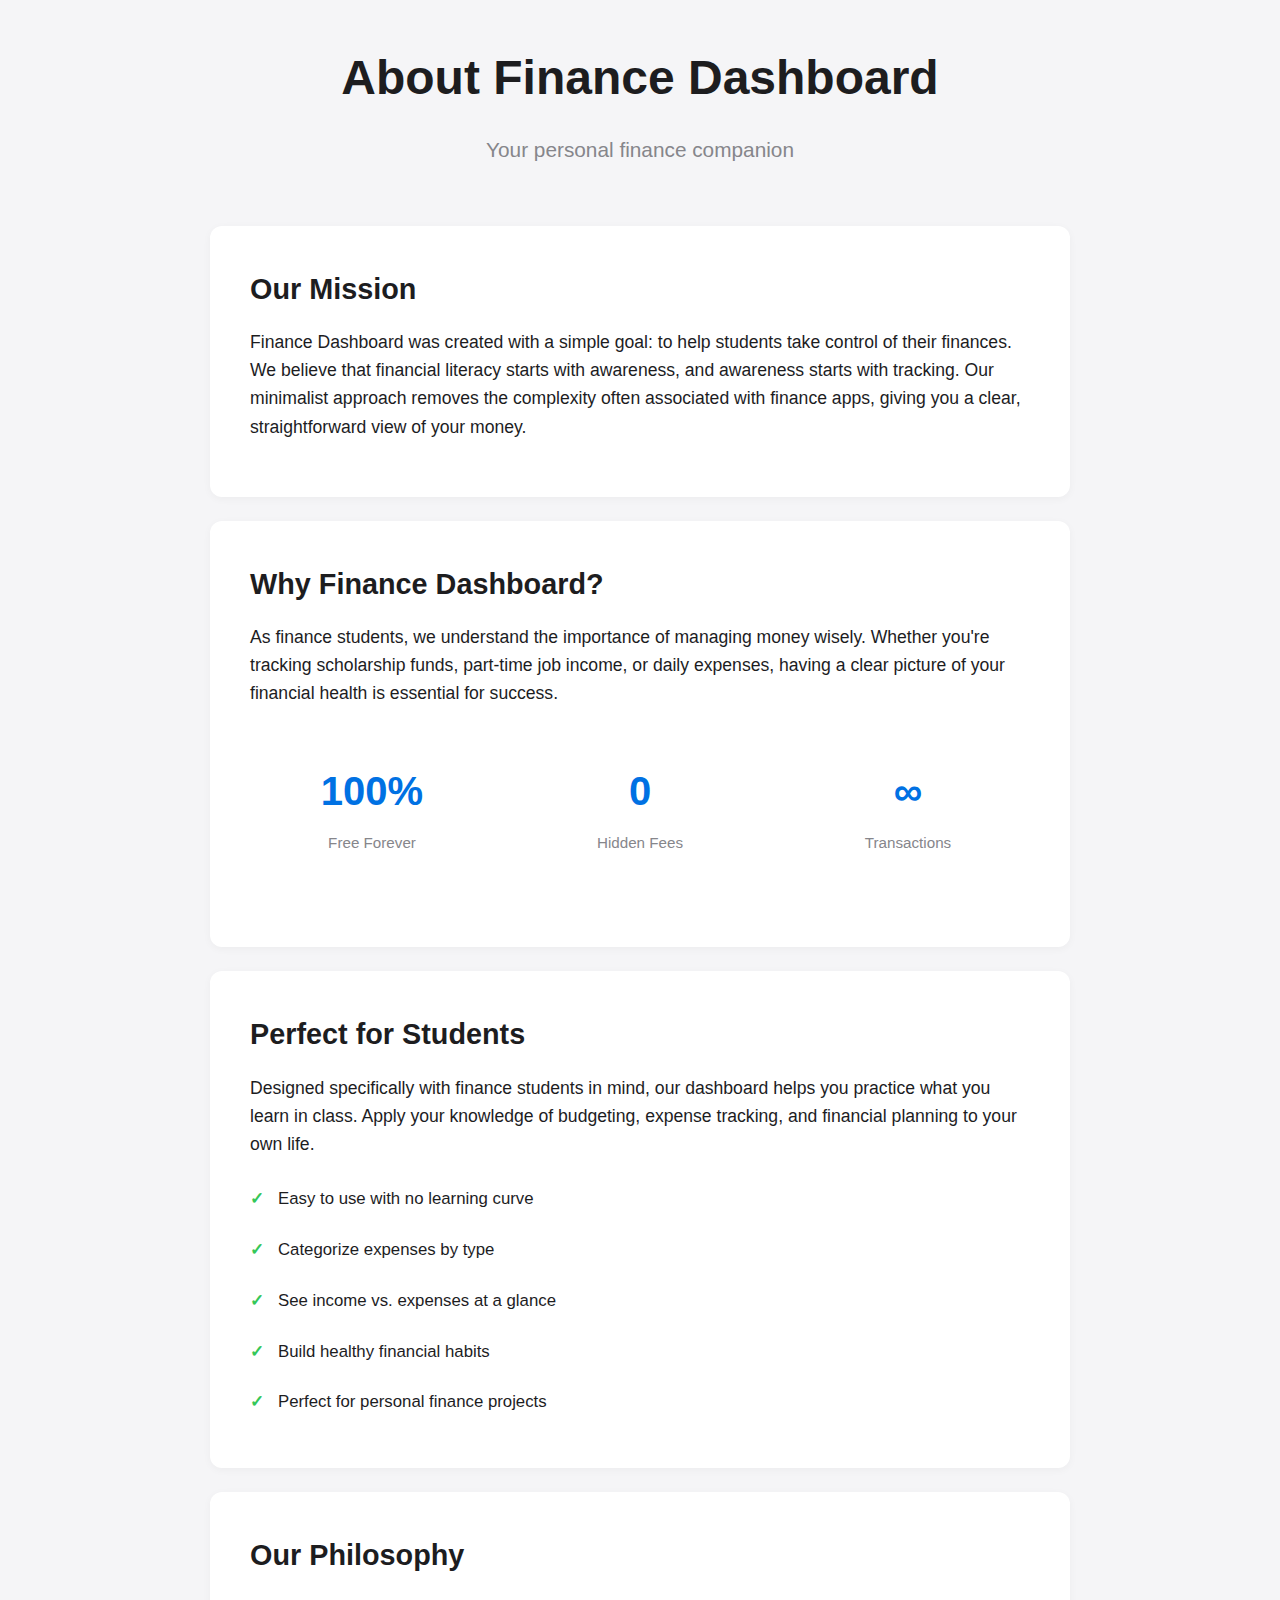
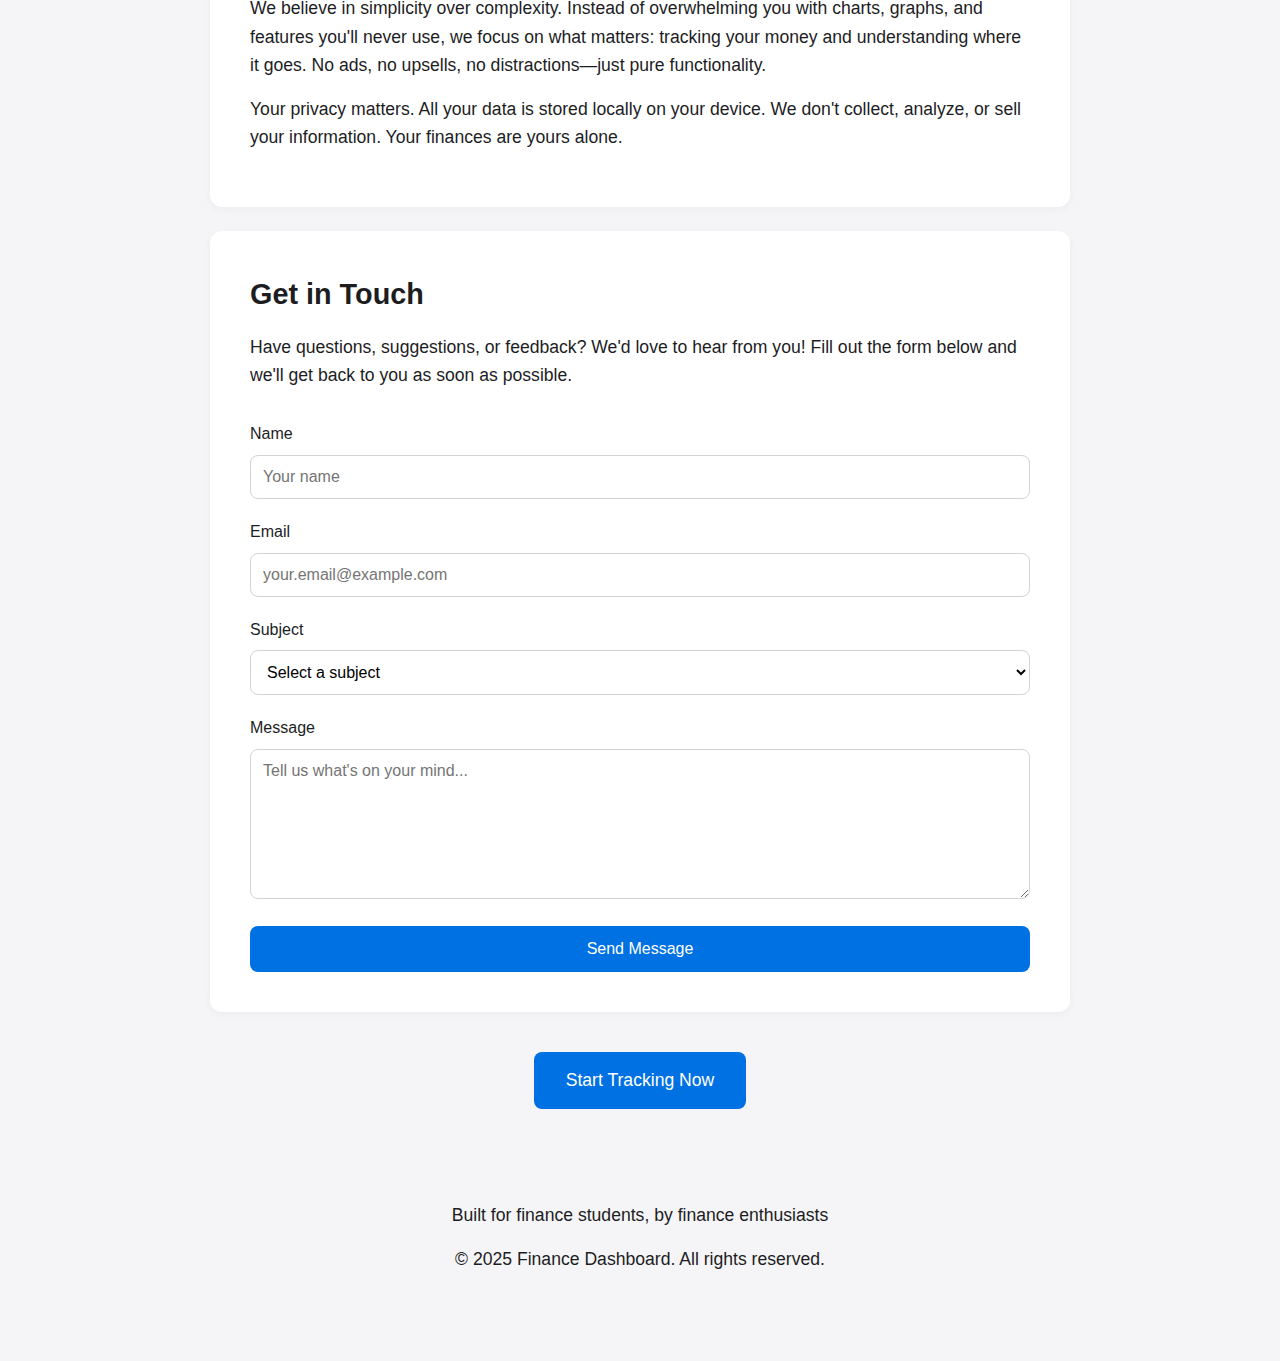
<file: index.html>
<!DOCTYPE html>
<html lang="en">
  <head>
    <meta charset="UTF-8" />
    <meta name="viewport" content="width=device-width, initial-scale=1.0" />
    <title>About - Finance Dashboard</title>
    <link rel="stylesheet" href="about_us.css" />
  </head>
  <body>
    <div class="container">
      <header>
        <h1>About Finance Dashboard</h1>
        <p class="subtitle">Your personal finance companion</p>
      </header>

      <div class="card">
        <h2>Our Mission</h2>
        <p>
          Finance Dashboard was created with a simple goal: to help students
          take control of their finances. We believe that financial literacy
          starts with awareness, and awareness starts with tracking. Our
          minimalist approach removes the complexity often associated with
          finance apps, giving you a clear, straightforward view of your money.
        </p>
      </div>

      <div class="card">
        <h2>Why Finance Dashboard?</h2>
        <p>
          As finance students, we understand the importance of managing money
          wisely. Whether you're tracking scholarship funds, part-time job
          income, or daily expenses, having a clear picture of your financial
          health is essential for success.
        </p>

        <div class="stats">
          <div class="stat-item">
            <div class="stat-number">100%</div>
            <div class="stat-label">Free Forever</div>
          </div>
          <div class="stat-item">
            <div class="stat-number">0</div>
            <div class="stat-label">Hidden Fees</div>
          </div>
          <div class="stat-item">
            <div class="stat-number">∞</div>
            <div class="stat-label">Transactions</div>
          </div>
        </div>
      </div>

      <div class="card">
        <h2>Perfect for Students</h2>
        <p>
          Designed specifically with finance students in mind, our dashboard
          helps you practice what you learn in class. Apply your knowledge of
          budgeting, expense tracking, and financial planning to your own life.
        </p>
        <ul>
          <li>Easy to use with no learning curve</li>
          <li>Categorize expenses by type</li>
          <li>See income vs. expenses at a glance</li>
          <li>Build healthy financial habits</li>
          <li>Perfect for personal finance projects</li>
        </ul>
      </div>

      <div class="card">
        <h2>Our Philosophy</h2>
        <p>
          We believe in simplicity over complexity. Instead of overwhelming you
          with charts, graphs, and features you'll never use, we focus on what
          matters: tracking your money and understanding where it goes. No ads,
          no upsells, no distractions—just pure functionality.
        </p>
        <p>
          Your privacy matters. All your data is stored locally on your device.
          We don't collect, analyze, or sell your information. Your finances are
          yours alone.
        </p>
      </div>

      <div class="card">
        <h2>Get in Touch</h2>
        <p>
          Have questions, suggestions, or feedback? We'd love to hear from you!
          Fill out the form below and we'll get back to you as soon as possible.
        </p>

        <form id="contactForm" style="margin-top: 32px">
          <div style="margin-bottom: 20px">
            <label
              for="name"
              style="display: block; margin-bottom: 8px; font-weight: 500"
              >Name</label
            >
            <input
              type="text"
              id="name"
              placeholder="Your name"
              required
              style="
                width: 100%;
                padding: 12px;
                border: 1px solid #d2d2d7;
                border-radius: 8px;
                font-size: 1rem;
              "
            />
            <span
              class="error-message"
              id="nameError"
              style="
                color: #ff3b30;
                font-size: 0.85rem;
                margin-top: 4px;
                display: none;
              "
              >Name must be at least 2 characters</span
            >
          </div>

          <div style="margin-bottom: 20px">
            <label
              for="email"
              style="display: block; margin-bottom: 8px; font-weight: 500"
              >Email</label
            >
            <input
              type="email"
              id="email"
              placeholder="your.email@example.com"
              required
              style="
                width: 100%;
                padding: 12px;
                border: 1px solid #d2d2d7;
                border-radius: 8px;
                font-size: 1rem;
              "
            />
            <span
              class="error-message"
              id="emailError"
              style="
                color: #ff3b30;
                font-size: 0.85rem;
                margin-top: 4px;
                display: none;
              "
              >Please enter a valid email address</span
            >
          </div>

          <div style="margin-bottom: 20px">
            <label
              for="subject"
              style="display: block; margin-bottom: 8px; font-weight: 500"
              >Subject</label
            >
            <select
              id="subject"
              required
              style="
                width: 100%;
                padding: 12px;
                border: 1px solid #d2d2d7;
                border-radius: 8px;
                font-size: 1rem;
                background: white;
              "
            >
              <option value="">Select a subject</option>
              <option value="general">General Inquiry</option>
              <option value="support">Technical Support</option>
              <option value="feedback">Feedback</option>
              <option value="feature">Feature Request</option>
              <option value="bug">Bug Report</option>
            </select>
          </div>

          <div style="margin-bottom: 20px">
            <label
              for="message"
              style="display: block; margin-bottom: 8px; font-weight: 500"
              >Message</label
            >
            <textarea
              id="message"
              placeholder="Tell us what's on your mind..."
              required
              style="
                width: 100%;
                padding: 12px;
                border: 1px solid #d2d2d7;
                border-radius: 8px;
                font-size: 1rem;
                min-height: 150px;
                resize: vertical;
                font-family: inherit;
              "
            ></textarea>
            <span
              class="error-message"
              id="messageError"
              style="
                color: #ff3b30;
                font-size: 0.85rem;
                margin-top: 4px;
                display: none;
              "
              >Message must be at least 10 characters</span
            >
          </div>

          <button
            type="submit"
            style="
              width: 100%;
              padding: 14px;
              background: #0071e3;
              color: white;
              border: none;
              border-radius: 8px;
              font-size: 1rem;
              font-weight: 500;
              cursor: pointer;
              transition: background 0.2s;
            "
          >
            Send Message
          </button>

          <div
            id="successMessage"
            style="
              display: none;
              margin-top: 16px;
              padding: 16px;
              background: #d1f4e0;
              color: #1d7a3f;
              border-radius: 8px;
              text-align: center;
            "
          >
            ✓ Thank you! Your message has been sent successfully.
          </div>
        </form>
      </div>

      <div class="cta">
        <a href="dashboard.html" class="btn">Start Tracking Now</a>
      </div>

      <footer>
        <p>Built for finance students, by finance enthusiasts</p>
        <p>© 2025 Finance Dashboard. All rights reserved.</p>
      </footer>
    </div>
    <script src="about_us.js"></script>
  </body>
</html>
</file>
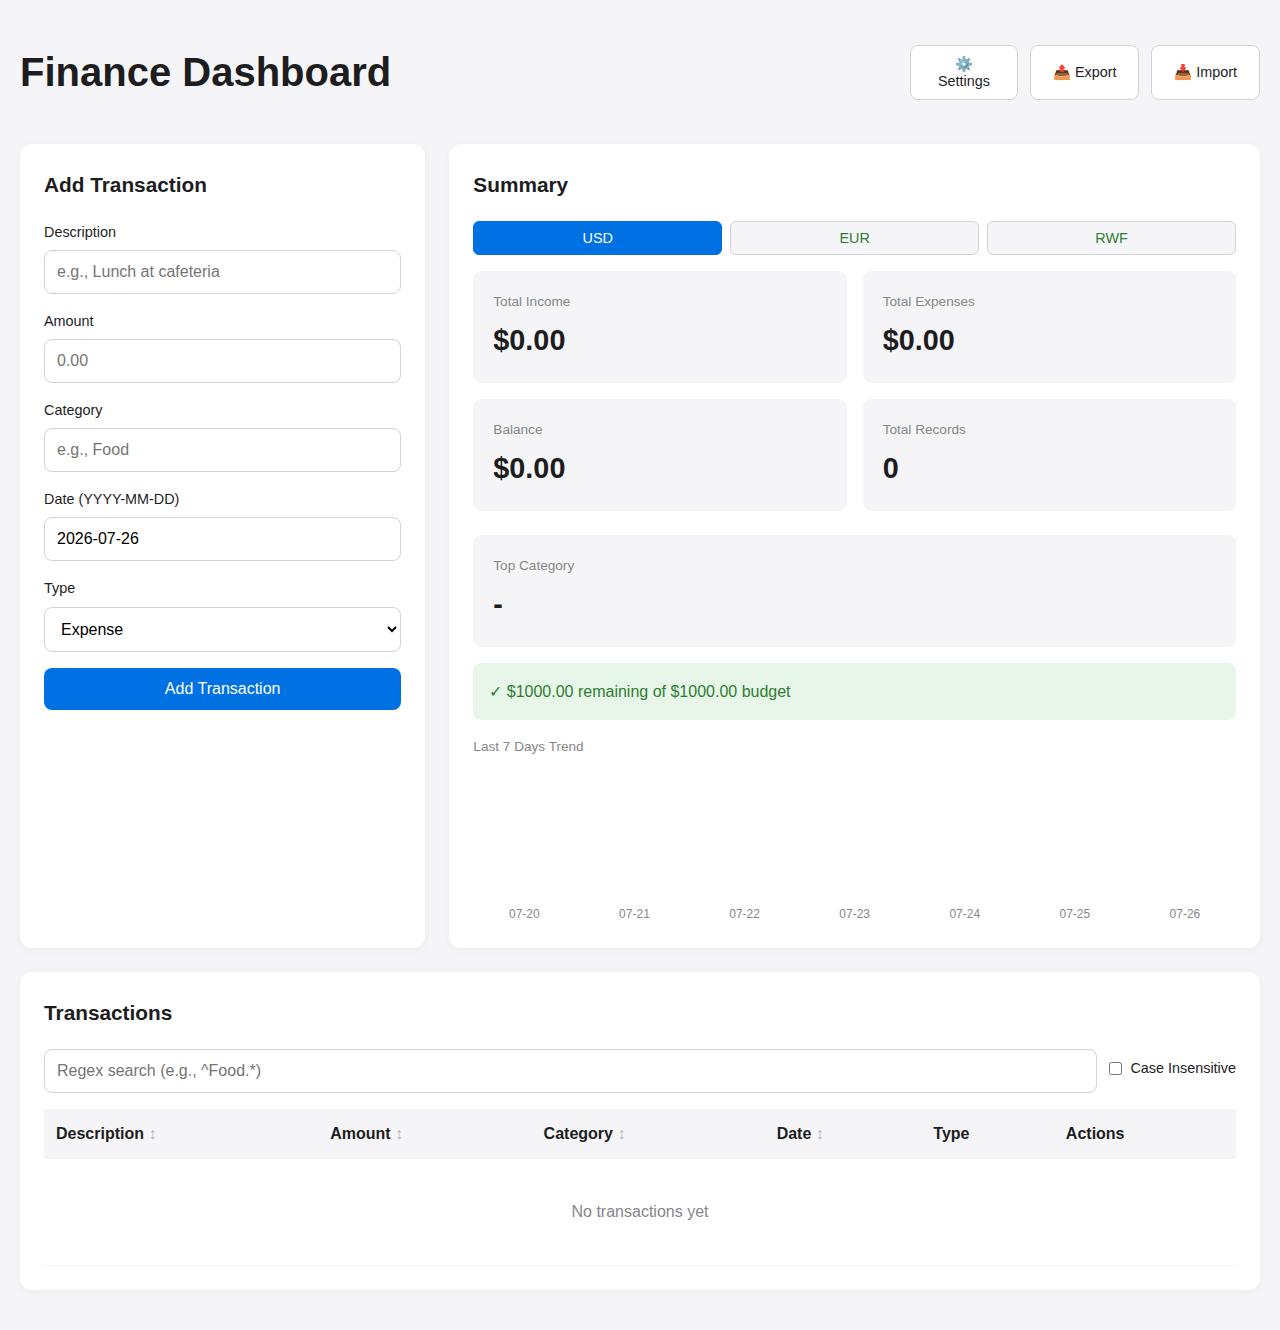
<file: dashboard.html>
<!DOCTYPE html>
<html lang="en">
  <head>
    <meta charset="UTF-8" />
    <meta name="viewport" content="width=device-width, initial-scale=1.0" />
    <title>Finance Dashboard</title>
    <link rel="stylesheet" href="style.css" />
  </head>
  <body>
    <div class="container">
      <header>
        <h1>Finance Dashboard</h1>
        <div class="header-actions">
          <button class="btn-secondary" onclick="showSettings()">
            ⚙️ Settings
          </button>
          <button class="btn-secondary" onclick="exportData()">
            📤 Export
          </button>
          <button
            class="btn-secondary"
            onclick="document.getElementById('importFile').click()"
          >
            📥 Import
          </button>
          <input
            type="file"
            id="importFile"
            accept=".json"
            style="display: none"
            onchange="importData(event)"
          />
        </div>
      </header>

      <div class="dashboard-grid">
        <div class="card">
          <h2>Add Transaction</h2>
          <form id="transactionForm">
            <div class="form-group">
              <label for="description">Description</label>
              <input
                type="text"
                id="description"
                placeholder="e.g., Lunch at cafeteria"
                required
              />
              <span class="error-message" id="descError"
                >No leading/trailing spaces; no duplicate words</span
              >
            </div>

            <div class="form-group">
              <label for="amount">Amount</label>
              <input type="text" id="amount" placeholder="0.00" required />
              <span class="error-message" id="amountError"
                >Valid format: 0 or positive number with up to 2 decimals</span
              >
            </div>

            <div class="form-group">
              <label for="category">Category</label>
              <input
                type="text"
                id="category"
                placeholder="e.g., Food"
                required
              />
              <span class="error-message" id="categoryError"
                >Letters, spaces, hyphens only (e.g., "Food-Beverage")</span
              >
            </div>

            <div class="form-group">
              <label for="date">Date (YYYY-MM-DD)</label>
              <input type="text" id="date" required />
              <span class="error-message" id="dateError"
                >Format: YYYY-MM-DD (e.g., 2025-09-29)</span
              >
            </div>

            <div class="form-group">
              <label for="type">Type</label>
              <select id="type" required>
                <option value="expense">Expense</option>
                <option value="income">Income</option>
              </select>
            </div>

            <button type="submit">Add Transaction</button>
          </form>
        </div>

        <div class="card">
          <h2>Summary</h2>
          <div class="currency-selector">
            <button class="currency-btn active" onclick="changeCurrency('USD')">
              USD
            </button>
            <button class="currency-btn" onclick="changeCurrency('EUR')">
              EUR
            </button>
            <button class="currency-btn" onclick="changeCurrency('RWF')">
              RWF
            </button>
          </div>
          <div class="stats-grid">
            <div class="stat-card">
              <div class="stat-label">Total Income</div>
              <div class="stat-value" id="totalIncome">$0.00</div>
            </div>
            <div class="stat-card">
              <div class="stat-label">Total Expenses</div>
              <div class="stat-value" id="totalExpenses">$0.00</div>
            </div>
            <div class="stat-card">
              <div class="stat-label">Balance</div>
              <div class="stat-value" id="balance">$0.00</div>
            </div>
            <div class="stat-card">
              <div class="stat-label">Total Records</div>
              <div class="stat-value" id="totalRecords">0</div>
            </div>
          </div>
          <div class="stat-card">
            <div class="stat-label">Top Category</div>
            <div class="stat-value" id="topCategory">-</div>
          </div>
          <div id="capStatus" role="status" aria-live="polite"></div>
          <div>
            <div class="stat-label" style="margin-top: 16px">
              Last 7 Days Trend
            </div>
            <div class="chart" id="trendChart"></div>
          </div>
        </div>
      </div>

      <div class="card">
        <h2>Transactions</h2>
        <div class="search-bar">
          <input
            type="text"
            id="searchPattern"
            placeholder="Regex search (e.g., ^Food.*)"
            oninput="applySearch()"
          />
          <label class="checkbox-label">
            <input
              type="checkbox"
              id="caseInsensitive"
              onchange="applySearch()"
            />
            Case Insensitive
          </label>
        </div>
        <div style="overflow-x: auto">
          <table id="transactionsTable">
            <thead>
              <tr>
                <th class="sortable" onclick="sortTable('description')">
                  Description
                </th>
                <th class="sortable" onclick="sortTable('amount')">Amount</th>
                <th class="sortable" onclick="sortTable('category')">
                  Category
                </th>
                <th class="sortable" onclick="sortTable('date')">Date</th>
                <th>Type</th>
                <th>Actions</th>
              </tr>
            </thead>
            <tbody id="transactionsBody">
              <tr>
                <td colspan="6" class="empty-state">No transactions yet</td>
              </tr>
            </tbody>
          </table>
        </div>
      </div>
    </div>

    <!-- Settings Modal -->
    <div id="settingsModal" class="modal">
      <div class="modal-content">
        <h2>Settings</h2>
        <div class="form-group">
          <label>Monthly Expense Cap</label>
          <input type="text" id="expenseCap" placeholder="1000.00" />
        </div>
        <div class="form-group">
          <label>EUR to USD Rate</label>
          <input type="text" id="eurRate" placeholder="1.10" />
        </div>
        <div class="form-group">
          <label>RWF to USD Rate</label>
          <input type="text" id="rwfRate" placeholder="0.00079" />
        </div>
        <div class="modal-actions">
          <button onclick="saveSettings()">Save</button>
          <button class="btn-secondary" onclick="closeSettings()">
            Cancel
          </button>
        </div>
      </div>
    </div>

    <!-- Edit Modal -->
    <div id="editModal" class="modal">
      <div class="modal-content">
        <h2>Edit Transaction</h2>
        <form id="editForm">
          <div class="form-group">
            <label>Description</label>
            <input type="text" id="editDescription" required />
          </div>
          <div class="form-group">
            <label>Amount</label>
            <input type="text" id="editAmount" required />
          </div>
          <div class="form-group">
            <label>Category</label>
            <input type="text" id="editCategory" required />
          </div>
          <div class="form-group">
            <label>Date</label>
            <input type="text" id="editDate" required />
          </div>
          <div class="form-group">
            <label>Type</label>
            <select id="editType">
              <option value="expense">Expense</option>
              <option value="income">Income</option>
            </select>
          </div>
          <div class="modal-actions">
            <button type="submit">Update</button>
            <button type="button" class="btn-secondary" onclick="closeEdit()">
              Cancel
            </button>
          </div>
        </form>
      </div>
    </div>

    <!-- Delete Confirmation Modal -->
    <div id="deleteModal" class="modal">
      <div class="modal-content">
        <h2>Confirm Delete</h2>
        <p>Are you sure you want to delete this transaction?</p>
        <div class="modal-actions">
          <button class="btn-delete" onclick="confirmDelete()">Delete</button>
          <button class="btn-secondary" onclick="closeDelete()">Cancel</button>
        </div>
      </div>
    </div>

    <script src="dashboard.js"></script>
  </body>
</html>
</file>
<file: about_us.css>
* {
  margin: 0;
  padding: 0;
  box-sizing: border-box;
}

body {
  font-family: -apple-system, BlinkMacSystemFont, "Segoe UI", sans-serif;
  background: #f5f5f7;
  color: #1d1d1f;
  line-height: 1.6;
}

.container {
  max-width: 900px;
  margin: 0 auto;
  padding: 40px 20px;
}

header {
  text-align: center;
  margin-bottom: 60px;
}

h1 {
  font-size: 3rem;
  font-weight: 600;
  margin-bottom: 16px;
}

.subtitle {
  color: #86868b;
  font-size: 1.3rem;
}

.card {
  background: white;
  border-radius: 12px;
  padding: 40px;
  box-shadow: 0 2px 8px rgba(0, 0, 0, 0.04);
  margin-bottom: 24px;
}

h2 {
  font-size: 1.8rem;
  font-weight: 600;
  margin-bottom: 16px;
  color: #1d1d1f;
}

p {
  font-size: 1.1rem;
  color: #1d1d1f;
  margin-bottom: 16px;
}

.feature-grid {
  display: grid;
  grid-template-columns: repeat(auto-fit, minmax(250px, 1fr));
  gap: 24px;
  margin-top: 32px;
}

.feature {
  text-align: center;
  padding: 24px;
}

.feature-icon {
  font-size: 3rem;
  margin-bottom: 12px;
}

.feature h3 {
  font-size: 1.2rem;
  font-weight: 600;
  margin-bottom: 8px;
}

.feature p {
  font-size: 0.95rem;
  color: #86868b;
}

.cta {
  text-align: center;
  margin-top: 40px;
}

.btn {
  display: inline-block;
  padding: 14px 32px;
  background: #0071e3;
  color: white;
  text-decoration: none;
  border-radius: 8px;
  font-size: 1.1rem;
  font-weight: 500;
  transition: background 0.2s;
}

.btn:hover {
  background: #0077ed;
}

.stats {
  display: grid;
  grid-template-columns: repeat(auto-fit, minmax(150px, 1fr));
  gap: 24px;
  text-align: center;
  margin: 32px 0;
}

.stat-item {
  padding: 20px;
}

.stat-number {
  font-size: 2.5rem;
  font-weight: 700;
  color: #0071e3;
  margin-bottom: 8px;
}

.stat-label {
  font-size: 0.95rem;
  color: #86868b;
}

ul {
  list-style: none;
  margin-top: 16px;
}

li {
  padding: 12px 0 12px 28px;
  position: relative;
  font-size: 1.05rem;
}

li:before {
  content: "✓";
  position: absolute;
  left: 0;
  color: #34c759;
  font-weight: 600;
}

footer {
  text-align: center;
  margin-top: 60px;
  padding: 32px;
  color: #86868b;
  font-size: 0.9rem;
}
</file>
<file: style.css>
* {
  margin: 0;
  padding: 0;
  box-sizing: border-box;
}

body {
  font-family: -apple-system, BlinkMacSystemFont, "Segoe UI", sans-serif;
  background: #f5f5f7;
  color: #1d1d1f;
  line-height: 1.6;
}

.container {
  max-width: 1400px;
  margin: 0 auto;
  padding: 40px 20px;
}

header {
  margin-bottom: 40px;
  display: flex;
  justify-content: space-between;
  align-items: center;
  flex-wrap: wrap;
  gap: 20px;
}

h1 {
  font-size: 2.5rem;
  font-weight: 600;
}

.header-actions {
  display: flex;
  gap: 12px;
}

.btn-secondary {
  padding: 10px 20px;
  background: white;
  color: #1d1d1f;
  border: 1px solid #d2d2d7;
  border-radius: 8px;
  font-size: 0.9rem;
  cursor: pointer;
  transition: all 0.2s;
}

.btn-secondary:hover {
  background: #f5f5f7;
}

.dashboard-grid {
  display: grid;
  grid-template-columns: 1fr 2fr;
  gap: 24px;
  margin-bottom: 24px;
}

@media (max-width: 968px) {
  .dashboard-grid {
    grid-template-columns: 1fr;
  }
}

.card {
  background: white;
  border-radius: 12px;
  padding: 24px;
  box-shadow: 0 2px 8px rgba(0, 0, 0, 0.04);
}

.card h2 {
  font-size: 1.3rem;
  font-weight: 600;
  margin-bottom: 20px;
}

.form-group {
  margin-bottom: 16px;
}

label {
  display: block;
  margin-bottom: 6px;
  font-size: 0.9rem;
  font-weight: 500;
}

input,
select {
  width: 100%;
  padding: 12px;
  border: 1px solid #d2d2d7;
  border-radius: 8px;
  font-size: 1rem;
  transition: border-color 0.2s;
  background: white;
}

input:focus,
select:focus {
  outline: none;
  border-color: #0071e3;
}

input.error {
  border-color: #ff3b30;
}

.error-message {
  color: #ff3b30;
  font-size: 0.85rem;
  margin-top: 4px;
  display: none;
}

.error-message.show {
  display: block;
}

button {
  width: 100%;
  padding: 12px;
  background: #0071e3;
  color: white;
  border: none;
  border-radius: 8px;
  font-size: 1rem;
  font-weight: 500;
  cursor: pointer;
  transition: background 0.2s;
}

button:hover {
  background: #0077ed;
}

.stats-grid {
  display: grid;
  grid-template-columns: repeat(2, 1fr);
  gap: 16px;
  margin-bottom: 24px;
}

.stat-card {
  background: #f5f5f7;
  padding: 20px;
  border-radius: 8px;
}

.stat-label {
  font-size: 0.85rem;
  color: #86868b;
  margin-bottom: 4px;
}

.stat-value {
  font-size: 1.8rem;
  font-weight: 600;
}

.cap-status {
  margin-top: 16px;
  padding: 16px;
  border-radius: 8px;
  background: #e8f5e9;
  color: #2e7d32;
}

.cap-status.exceeded {
  background: #ffebee;
  color: #c62828;
}

.search-bar {
  margin-bottom: 16px;
  display: flex;
  gap: 12px;
  align-items: center;
}

.search-bar input {
  flex: 1;
}

.checkbox-label {
  display: flex;
  align-items: center;
  gap: 8px;
  font-size: 0.9rem;
  cursor: pointer;
}

.checkbox-label input {
  width: auto;
}

table {
  width: 100%;
  border-collapse: collapse;
}

th {
  text-align: left;
  padding: 12px;
  background: #f5f5f7;
  font-weight: 600;
  cursor: pointer;
  user-select: none;
}

th:hover {
  background: #e8e8ed;
}

th.sortable::after {
  content: " ↕";
  opacity: 0.3;
}

th.sort-asc::after {
  content: " ↑";
  opacity: 1;
}

th.sort-desc::after {
  content: " ↓";
  opacity: 1;
}

td {
  padding: 12px;
  border-bottom: 1px solid #f5f5f7;
}

tr:hover {
  background: #fafafa;
}

mark {
  background: #ffeb3b;
  padding: 2px 0;
}

.actions {
  display: flex;
  gap: 8px;
}

.btn-small {
  padding: 6px 12px;
  font-size: 0.85rem;
  background: #f5f5f7;
  color: #1d1d1f;
  border: 1px solid #d2d2d7;
  border-radius: 6px;
  cursor: pointer;
}

.btn-small:hover {
  background: #e8e8ed;
}

.btn-delete {
  background: #ffebee;
  color: #c62828;
  border-color: #ffcdd2;
}

.btn-delete:hover {
  background: #ffcdd2;
}

.empty-state {
  text-align: center;
  padding: 40px;
  color: #86868b;
}

.modal {
  display: none;
  position: fixed;
  top: 0;
  left: 0;
  right: 0;
  bottom: 0;
  background: rgba(0, 0, 0, 0.5);
  align-items: center;
  justify-content: center;
  z-index: 1000;
}

.modal.show {
  display: flex;
}

.modal-content {
  background: white;
  padding: 32px;
  border-radius: 12px;
  max-width: 500px;
  width: 90%;
}

.modal-actions {
  display: flex;
  gap: 12px;
  margin-top: 24px;
}

.modal-actions button {
  flex: 1;
}

.currency-selector {
  display: flex;
  gap: 8px;
  margin-bottom: 16px;
}

.currency-btn {
  padding: 8px 16px;
  background: #f5f5f7;
  border: 1px solid #d2d2d7;
  border-radius: 6px;
  cursor: pointer;
  font-size: 0.9rem;
  color: #2e7d32;
}

.currency-btn.active {
  background: #0071e3;
  color: white;
  border-color: #0071e3;
}

.chart {
  height: 150px;
  display: flex;
  align-items: flex-end;
  gap: 8px;
  margin-top: 16px;
}

.chart-bar {
  flex: 1;
  background: #0071e3;
  border-radius: 4px 4px 0 0;
  transition: all 0.3s;
  position: relative;
}

.chart-bar:hover {
  background: #0077ed;
}

.chart-label {
  font-size: 0.75rem;
  text-align: center;
  margin-top: 4px;
  color: #86868b;
}
</file>
